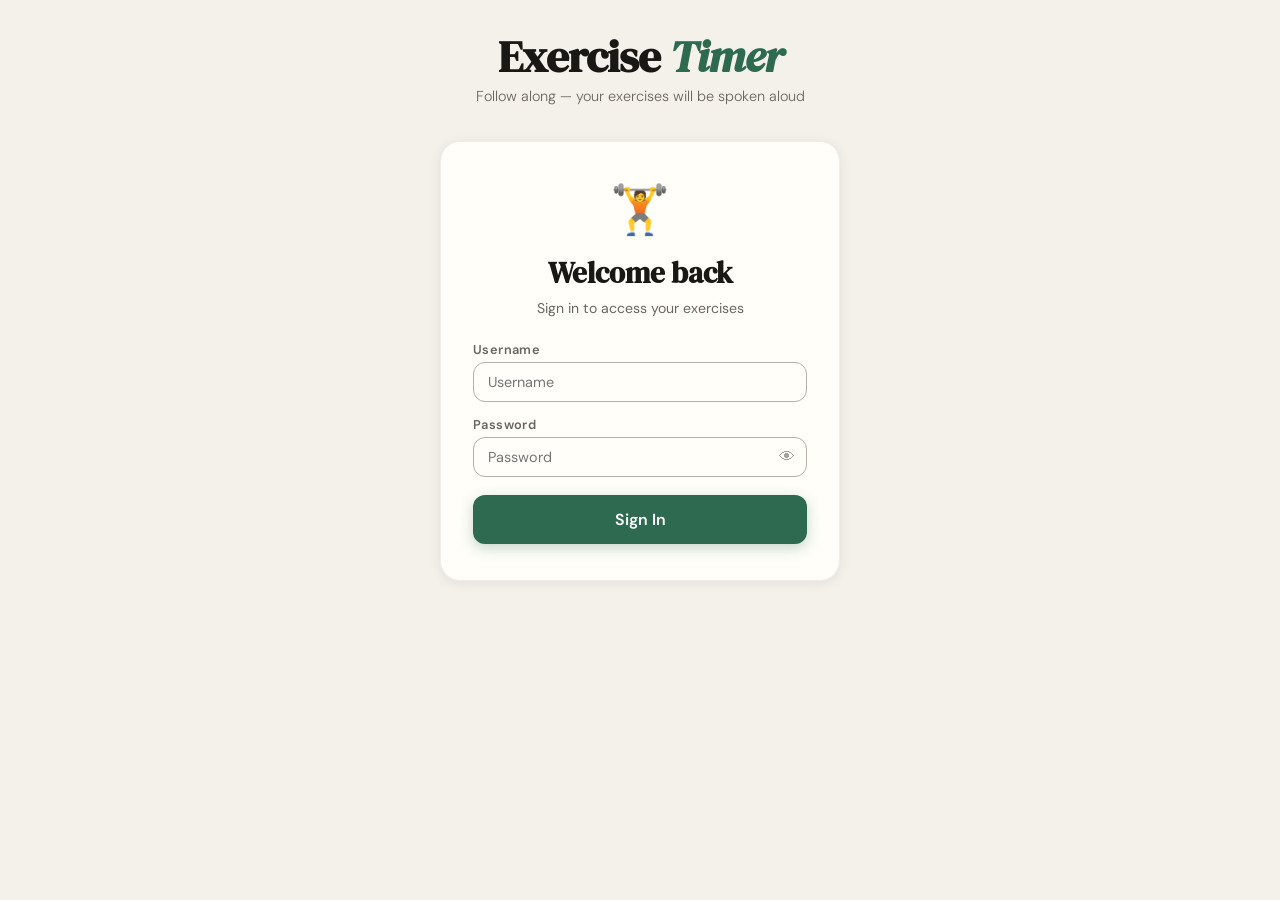
<file: index.html>
<!DOCTYPE html>
<html lang="en">
<head>
<meta charset="UTF-8">
<meta http-equiv="refresh" content="0; url=exercise/">
<title>Exercise Timer</title>
</head>
<body>
<p>Redirecting to <a href="exercise/">Exercise Timer</a>&hellip;</p>
</body>
</html>
</file>
<file: exercise/exercise_timer.css>
/* ── Fonts ── */
  @import url('https://fonts.googleapis.com/css2?family=DM+Serif+Display:ital@0;1&family=DM+Sans:wght@300;400;500;600&display=swap');

  /* ── Variables ── */
  :root {
    --bg:           #f4f1eb;
    --surface:      #fffef9;
    --surface2:     #eee9de;
    --ink:          #1a1814;
    --ink-soft:     #6b6560;
    --ink-faint:    #b5b0a8;
    --accent:       #2d6a4f;
    --accent-light: #d8f3dc;
    --warn:         #c1440e;
    --warn-light:   #fde8df;
    --gold:         #b5830a;
    --gold-light:   #fef3cd;
    --radius:       12px;
    --radius-lg:    20px;
    --shadow:       0 2px 12px rgba(26,24,20,0.08);
    --shadow-lg:    0 8px 40px rgba(26,24,20,0.14);
    --transition:   0.25s ease;
  }

  /* ── Reset ── */
  *, *::before, *::after { box-sizing: border-box; margin: 0; padding: 0; }
  html, body { height: 100%; }

  body {
    font-family: 'DM Sans', sans-serif;
    background: var(--bg);
    color: var(--ink);
    min-height: 100vh;
    display: flex;
    flex-direction: column;
    align-items: center;
  }

  /* ── Layout ── */
  .app {
    width: 100%;
    max-width: 680px;
    padding: 24px 16px 16px;
    display: flex;
    flex-direction: column;
    gap: 16px;
  }

  /* ── Header ── */
  header {
    text-align: center;
    padding: 8px 0 4px;
  }
  header h1 {
    font-family: 'DM Serif Display', serif;
    font-size: clamp(2rem, 6vw, 2.8rem);
    letter-spacing: -0.02em;
    color: var(--ink);
    line-height: 1.1;
  }
  header h1 em {
    font-style: italic;
    color: var(--accent);
  }
  header p {
    margin-top: 6px;
    font-size: 0.9rem;
    color: var(--ink-soft);
    font-weight: 300;
  }

  /* ── Cards ── */
  .card {
    background: var(--surface);
    border-radius: var(--radius-lg);
    padding: 28px 28px;
    box-shadow: var(--shadow);
    border: 1px solid rgba(26,24,20,0.07);
  }

  /* ── Setup screen ── */
  #screen-setup  { display: none; flex-direction: column; gap: 16px; }
  #screen-setup.screen-active  { display: flex; }

  .upload-zone {
    border: 2px dashed var(--ink-faint);
    border-radius: var(--radius);
    padding: 36px 24px;
    text-align: center;
    cursor: pointer;
    transition: var(--transition);
    background: var(--surface2);
    position: relative;
  }
  .upload-zone:hover, .upload-zone.drag-over {
    border-color: var(--accent);
    background: var(--accent-light);
  }
  .upload-zone input[type=file] {
    position: absolute; inset: 0; opacity: 0; cursor: pointer; width: 100%; height: 100%;
  }
  .upload-icon {
    font-size: 2.4rem;
    margin-bottom: 10px;
    display: block;
  }
  .upload-zone h3 {
    font-size: 1.05rem;
    font-weight: 600;
    margin-bottom: 4px;
  }
  .upload-zone p {
    font-size: 0.85rem;
    color: var(--ink-soft);
  }
  .upload-zone.loaded {
    border-color: var(--accent);
    border-style: solid;
    background: var(--accent-light);
  }
  .upload-zone.loaded .upload-icon::after { content: '✓'; }

  .cfg-status {
    font-size: 0.82rem;
    color: var(--accent);
    font-weight: 500;
    margin-top: 6px;
  }

  /* Use default config button */
  .btn-link {
    background: none; border: none; cursor: pointer;
    color: var(--accent); font-size: 0.85rem; font-weight: 500;
    text-decoration: underline; font-family: inherit;
    padding: 0;
  }
  .btn-link:hover { color: var(--ink); }

  /* Exercise preview list */
  .exercise-preview {
    list-style: none;
    display: flex;
    flex-direction: column;
    gap: 8px;
  }
  .exercise-preview li {
    display: flex;
    align-items: center;
    gap: 10px;
    padding: 10px 14px;
    background: var(--surface2);
    border-radius: var(--radius);
    font-size: 0.9rem;
  }
  .ex-num {
    width: 26px; height: 26px;
    border-radius: 50%;
    background: var(--accent);
    color: white;
    display: flex; align-items: center; justify-content: center;
    font-size: 0.75rem; font-weight: 600;
    flex-shrink: 0;
  }
  .ex-meta { color: var(--ink-soft); font-size: 0.78rem; margin-top: 2px; }

  /* ── Big start button ── */
  .btn-start {
    width: 100%;
    padding: 18px 24px;
    background: var(--accent);
    color: white;
    border: none;
    border-radius: var(--radius);
    font-family: 'DM Sans', sans-serif;
    font-size: 1.1rem;
    font-weight: 600;
    cursor: pointer;
    letter-spacing: 0.02em;
    transition: var(--transition);
    box-shadow: 0 4px 16px rgba(45,106,79,0.3);
    position: sticky;
    bottom: 0;
    z-index: 10;
  }
  .btn-start:hover { background: #235c42; transform: translateY(-1px); box-shadow: 0 6px 20px rgba(45,106,79,0.35); }
  .btn-start:active { transform: translateY(0); }
  .btn-start:disabled { background: var(--ink-faint); box-shadow: none; cursor: not-allowed; transform: none; }

  /* ── Session screen ── */
  #screen-session { display: none; flex-direction: column; gap: 16px; }
  #screen-session.screen-active { display: flex; }

  /* Progress bar */
  .progress-bar-wrap {
    background: var(--surface2);
    border-radius: 99px;
    height: 6px;
    overflow: hidden;
  }
  .progress-bar-fill {
    height: 100%;
    background: var(--accent);
    border-radius: 99px;
    transition: width 0.3s linear;
    width: var(--progress-pct, 0%);
  }
  .progress-label {
    display: flex; justify-content: space-between;
    font-size: 0.78rem; color: var(--ink-soft);
    margin-top: 6px;
  }

  /* Status card — the main display */
  .status-card {
    text-align: center;
    padding: 20px 20px;
  }
  .status-tag {
    display: inline-block;
    font-size: 0.72rem;
    font-weight: 600;
    letter-spacing: 0.12em;
    text-transform: uppercase;
    padding: 4px 12px;
    border-radius: 99px;
    margin-bottom: 8px;
  }
  .tag-intro    { background: var(--gold-light);   color: var(--gold); }
  .tag-ready    { background: var(--surface2);      color: var(--ink-soft); }
  .tag-hold     { background: var(--accent-light);  color: var(--accent); }
  .tag-relax    { background: var(--warn-light);    color: var(--warn); }
  .tag-done     { background: var(--accent-light);  color: var(--accent); }

  .status-main {
    font-family: 'DM Serif Display', serif;
    font-size: clamp(1.8rem, 7vw, 2.8rem);
    line-height: 1.1;
    letter-spacing: -0.02em;
    margin-bottom: 6px;
    min-height: 1.2em;
  }
  .status-sub {
    font-size: 0.88rem;
    color: var(--ink-soft);
    font-weight: 400;
    min-height: 1.4em;
  }

  /* Count ring */
  .count-ring-wrap {
    display: flex;
    justify-content: center;
    margin: 12px 0 4px;
  }
  .count-ring {
    position: relative;
    width: 96px; height: 96px;
  }
  .count-ring svg { transform: rotate(-90deg); }
  .count-ring circle {
    fill: none;
    stroke-width: 7;
  }
  .ring-bg    { stroke: var(--surface2); }
  .ring-fill  { stroke: var(--accent); stroke-linecap: round;
                stroke-dasharray: 263.9;
                stroke-dashoffset: var(--dash-offset, 0);
                transition: stroke-dashoffset 0.9s linear; }
  .ring-fill.relax { stroke: var(--warn); }
  .count-num {
    position: absolute; inset: 0;
    display: flex; align-items: center; justify-content: center;
    font-family: 'DM Serif Display', serif;
    font-size: 2rem;
    color: var(--ink);
  }

  /* Rep tracker dots */
  .rep-dots {
    display: flex; flex-wrap: wrap; justify-content: center; gap: 6px;
    margin: 12px 0 4px;
  }
  .rep-dot {
    width: 10px; height: 10px;
    border-radius: 50%;
    background: var(--surface2);
    border: 1.5px solid var(--ink-faint);
    transition: var(--transition);
  }
  .rep-dot.done  { background: var(--accent); border-color: var(--accent); }
  .rep-dot.active { background: var(--gold);  border-color: var(--gold); transform: scale(1.3); }

  /* Info strip: exercise / set / focus area */
  .info-strip {
    display: grid;
    grid-template-columns: 1fr 1fr 1fr;
    gap: 8px;
  }
  .info-chip {
    background: var(--surface2);
    border-radius: var(--radius);
    padding: 10px 12px;
    text-align: center;
  }
  .info-chip-label {
    font-size: 0.68rem;
    letter-spacing: 0.08em;
    text-transform: uppercase;
    color: var(--ink-faint);
    font-weight: 600;
  }
  .info-chip-value {
    font-size: 0.9rem;
    font-weight: 600;
    color: var(--ink);
    margin-top: 2px;
    white-space: nowrap;
    overflow: hidden;
    text-overflow: ellipsis;
  }

  /* Log */
  .log {
    background: var(--surface2);
    border-radius: var(--radius);
    padding: 12px 14px;
    max-height: 100px;
    overflow-y: auto;
    font-size: 0.8rem;
    color: var(--ink-soft);
    line-height: 1.7;
  }
  .log-entry { display: flex; gap: 8px; }
  .log-time  { color: var(--ink-faint); flex-shrink: 0; font-size: 0.72rem; padding-top: 2px; }

  /* Controls */
  .controls {
    display: flex;
    gap: 12px;
    position: sticky;
    bottom: 0;
    background: var(--bg);
    padding: 12px 0 4px;
    z-index: 10;
  }
  .btn-pause {
    flex: 1;
    padding: 16px;
    border-radius: var(--radius);
    font-family: 'DM Sans', sans-serif;
    font-size: 1rem;
    font-weight: 600;
    cursor: pointer;
    border: 2px solid var(--accent);
    background: white;
    color: var(--accent);
    transition: var(--transition);
  }
  .btn-pause:hover  { background: var(--accent-light); }
  .btn-pause.paused { background: var(--accent); color: white; }
  .btn-stop {
    padding: 16px 20px;
    border-radius: var(--radius);
    font-family: 'DM Sans', sans-serif;
    font-size: 0.9rem;
    font-weight: 500;
    cursor: pointer;
    border: 2px solid var(--ink-faint);
    background: white;
    color: var(--ink-soft);
    transition: var(--transition);
  }
  .btn-stop:hover { border-color: var(--warn); color: var(--warn); background: var(--warn-light); }

  /* Pause overlay */
  .pause-overlay {
    display: none;
    position: fixed; inset: 0;
    background: rgba(26,24,20,0.55);
    backdrop-filter: blur(4px);
    z-index: 100;
    align-items: center;
    justify-content: center;
  }
  .pause-overlay.active { display: flex; }
  .pause-box {
    background: var(--surface);
    border-radius: var(--radius-lg);
    padding: 40px 48px;
    text-align: center;
    box-shadow: var(--shadow-lg);
    max-width: 360px;
  }
  .pause-box h2 {
    font-family: 'DM Serif Display', serif;
    font-size: 2rem;
    margin-bottom: 8px;
  }
  .pause-box p {
    color: var(--ink-soft);
    font-size: 0.9rem;
    margin-bottom: 24px;
  }
  .btn-resume {
    width: 100%;
    padding: 16px;
    background: var(--accent);
    color: white;
    border: none;
    border-radius: var(--radius);
    font-family: 'DM Sans', sans-serif;
    font-size: 1rem;
    font-weight: 600;
    cursor: pointer;
    transition: var(--transition);
  }
  .btn-resume:hover { background: #235c42; }

  /* ── Done screen ── */
  #screen-done {
    display: none;
    text-align: center;
    flex-direction: column;
    gap: 20px;
  }
  #screen-done.screen-active { display: flex; }
  .done-card {
    padding: 48px 36px;
    text-align: center;
  }
  .done-icon { font-size: 3.5rem; margin-bottom: 16px; display: block; }
  .done-card h2 {
    font-family: 'DM Serif Display', serif;
    font-size: 2.2rem;
    margin-bottom: 10px;
  }
  .done-card p { color: var(--ink-soft); font-size: 0.95rem; line-height: 1.6; }
  .done-time {
    font-family: 'DM Serif Display', serif;
    font-size: 1.4rem;
    color: var(--accent);
    margin-top: 8px;
  }
  .btn-again {
    width: 100%;
    padding: 16px;
    background: var(--accent);
    color: white;
    border: none;
    border-radius: var(--radius);
    font-family: 'DM Sans', sans-serif;
    font-size: 1rem;
    font-weight: 600;
    cursor: pointer;
    transition: var(--transition);
    box-shadow: 0 4px 16px rgba(45,106,79,0.3);
  }
  .btn-again:hover { background: #235c42; }

  /* ── Utility ── */
  .hidden { display: none !important; }
  .section-label {
    font-size: 0.72rem;
    letter-spacing: 0.1em;
    text-transform: uppercase;
    font-weight: 600;
    color: var(--ink-faint);
    margin-bottom: 8px;
  }

  /* Speech warning */
  .speech-warn {
    background: var(--warn-light);
    border: 1px solid #f5c2ac;
    border-radius: var(--radius);
    padding: 12px 16px;
    font-size: 0.84rem;
    color: var(--warn);
    display: none;
  }
  .speech-warn.show { display: block; }

  /* ── Classes replacing inline styles ── */
  .cfg-hint {
    margin-top: 12px;
    font-size: 0.83rem;
    color: var(--ink-soft);
    text-align: center;
  }
  .card-progress { padding: 20px 24px; }
  .card-log      { padding: 16px 20px; }
  .count-ring-wrap { display: none; }   /* hidden by default; JS uses .ring-visible */
  .count-ring-wrap.ring-visible { display: flex; }
  .ex-name { font-weight: 600; }

  /* ── Exercise list: drag + tap ── */
  .exercise-preview li {
    cursor: default;
    transition: opacity 0.2s, background 0.2s;
    position: relative;
    user-select: none;
  }
  .ex-drag-handle {
    font-size: 1.3rem;
    color: var(--ink-faint);
    cursor: grab;
    padding: 0 4px;
    flex-shrink: 0;
    line-height: 1;
    touch-action: none;
  }
  .ex-drag-handle:active { cursor: grabbing; }
  .ex-body { flex: 1; min-width: 0; }
  .ex-toggle-btn {
    width: 28px; height: 28px;
    border-radius: 50%;
    background: var(--surface2);
    border: 1.5px solid var(--ink-faint);
    display: flex; align-items: center; justify-content: center;
    font-size: 1.1rem;
    cursor: pointer;
    flex-shrink: 0;
    color: var(--ink-soft);
    transition: background 0.15s, border-color 0.15s;
    font-weight: 300;
    line-height: 1;
  }
  .ex-toggle-btn:hover { background: var(--warn-light); border-color: var(--warn); color: var(--warn); }
  .ex-disabled {
    opacity: 0.38;
  }
  .ex-disabled .ex-toggle-btn { color: var(--accent); }
  .ex-disabled .ex-toggle-btn:hover { background: var(--accent-light); border-color: var(--accent); color: var(--accent); }
  .ex-num-off { background: var(--ink-faint) !important; }
  .ex-dragging {
    opacity: 0.5;
    outline: 2px dashed var(--accent);
    outline-offset: 2px;
    border-radius: var(--radius);
  }
  .preview-hint {
    font-size: 0.78rem;
    color: var(--ink-faint);
    text-align: center;
    margin-top: 4px;
    font-style: italic;
  }

  /* ── Login screen ── */
  #screen-login  { display: none; flex-direction: column; align-items: center; padding: 16px 0; }
  #screen-login.screen-active  { display: flex; }

  .login-card {
    width: 100%;
    max-width: 400px;
    text-align: center;
    padding: 36px 32px;
  }
  .login-icon { font-size: 3rem; margin-bottom: 12px; display: block; }
  .login-title {
    font-family: 'DM Serif Display', serif;
    font-size: 1.8rem;
    margin-bottom: 6px;
  }
  .login-hint { color: var(--ink-soft); font-size: 0.88rem; margin-bottom: 24px; }

  /* ── User management screen ── */
  #screen-user-mgmt { display: none; flex-direction: column; gap: 16px; }
  #screen-user-mgmt.screen-active { display: flex; }

  /* ── User bar ── */
  .user-bar {
    display: flex;
    align-items: center;
    justify-content: space-between;
    flex-wrap: wrap;
    gap: 8px;
    background: var(--surface);
    border-radius: var(--radius);
    padding: 10px 16px;
    box-shadow: var(--shadow);
    border: 1px solid rgba(26,24,20,0.07);
    font-size: 0.84rem;
  }
  .user-bar-left { display: flex; align-items: center; gap: 8px; }
  .user-bar-icon { font-size: 1.1rem; }
  .user-bar-name { font-weight: 600; color: var(--ink); }
  .user-bar-role-badge {
    font-size: 0.68rem;
    font-weight: 600;
    letter-spacing: 0.08em;
    text-transform: uppercase;
    padding: 2px 8px;
    border-radius: 99px;
    background: var(--accent-light);
    color: var(--accent);
  }
  .user-bar-role-badge.role-admin {
    background: var(--gold-light);
    color: var(--gold);
  }
  .user-bar-right { display: flex; align-items: center; gap: 8px; flex-wrap: wrap; }
  .btn-user-action {
    padding: 6px 12px;
    border-radius: var(--radius);
    font-family: 'DM Sans', sans-serif;
    font-size: 0.78rem;
    font-weight: 500;
    cursor: pointer;
    border: 1.5px solid var(--ink-faint);
    background: white;
    color: var(--ink-soft);
    transition: var(--transition);
  }
  .btn-user-action:hover { border-color: var(--accent); color: var(--accent); background: var(--accent-light); }
  .btn-logout { border-color: var(--warn); color: var(--warn); }
  .btn-logout:hover { background: var(--warn-light); border-color: var(--warn); color: var(--warn); }

  /* ── Shared form group ── */
  .form-group {
    display: flex;
    flex-direction: column;
    gap: 4px;
    margin-bottom: 14px;
    text-align: left;
  }
  .form-group label {
    font-size: 0.8rem;
    font-weight: 600;
    color: var(--ink-soft);
    letter-spacing: 0.03em;
  }
  .form-group input,
  .form-group select {
    width: 100%;
    padding: 10px 14px;
    border: 1.5px solid var(--ink-faint);
    border-radius: var(--radius);
    font-family: 'DM Sans', sans-serif;
    font-size: 0.9rem;
    color: var(--ink);
    background: var(--surface);
    transition: var(--transition);
    outline: none;
  }
  .form-group input:focus,
  .form-group select:focus { border-color: var(--accent); box-shadow: 0 0 0 3px rgba(45,106,79,0.12); }

  /* ── Password visibility wrapper ── */
  .pw-wrap {
    position: relative;
    display: flex;
    align-items: center;
  }
  .pw-wrap input {
    flex: 1;
    padding-right: 44px;
  }
  .btn-pw-toggle {
    position: absolute;
    right: 0;
    top: 50%;
    transform: translateY(-50%);
    width: 40px;
    height: 100%;
    background: none;
    border: none;
    cursor: pointer;
    font-size: 1rem;
    color: var(--ink-soft);
    display: flex;
    align-items: center;
    justify-content: center;
    padding: 0;
    opacity: 0.6;
    transition: opacity 0.15s;
  }
  .btn-pw-toggle:hover { opacity: 1; }
  .btn-pw-toggle.pw-visible { opacity: 1; color: var(--accent); }

  /* ── Form error message ── */
  .form-error {
    background: var(--warn-light);
    border: 1px solid #f5c2ac;
    border-radius: var(--radius);
    padding: 10px 14px;
    font-size: 0.84rem;
    color: var(--warn);
    margin-bottom: 14px;
    text-align: left;
  }

  /* ── Shared button variants ── */
  .btn-primary {
    width: 100%;
    padding: 14px 20px;
    background: var(--accent);
    color: white;
    border: none;
    border-radius: var(--radius);
    font-family: 'DM Sans', sans-serif;
    font-size: 1rem;
    font-weight: 600;
    cursor: pointer;
    transition: var(--transition);
    box-shadow: 0 4px 14px rgba(45,106,79,0.28);
    margin-top: 4px;
  }
  .btn-primary:hover { background: #235c42; transform: translateY(-1px); }
  .btn-primary:active { transform: translateY(0); }

  .btn-secondary {
    width: 100%;
    padding: 14px 20px;
    background: white;
    color: var(--ink-soft);
    border: 2px solid var(--ink-faint);
    border-radius: var(--radius);
    font-family: 'DM Sans', sans-serif;
    font-size: 0.95rem;
    font-weight: 500;
    cursor: pointer;
    transition: var(--transition);
  }
  .btn-secondary:hover { border-color: var(--accent); color: var(--accent); }

  .btn-back { margin-top: 4px; }

  /* ── Modal overlay ── */
  .modal-overlay {
    display: none;
    position: fixed; inset: 0;
    background: rgba(26,24,20,0.55);
    backdrop-filter: blur(4px);
    z-index: 200;
    align-items: center;
    justify-content: center;
    padding: 16px;
  }
  .modal-overlay.active { display: flex; }
  .modal-box {
    background: var(--surface);
    border-radius: var(--radius-lg);
    padding: 36px 36px 28px;
    width: 100%;
    max-width: 400px;
    box-shadow: var(--shadow-lg);
  }
  .modal-title {
    font-family: 'DM Serif Display', serif;
    font-size: 1.5rem;
    margin-bottom: 20px;
  }
  .modal-buttons {
    display: flex;
    flex-direction: column;
    gap: 8px;
    margin-top: 4px;
  }

  /* ── User list (in user management screen) ── */
  .user-list {
    list-style: none;
    display: flex;
    flex-direction: column;
    gap: 8px;
    margin-bottom: 16px;
  }
  .user-list-item {
    display: flex;
    align-items: center;
    justify-content: space-between;
    gap: 12px;
    padding: 12px 14px;
    background: var(--surface2);
    border-radius: var(--radius);
    flex-wrap: wrap;
  }
  .user-list-info { display: flex; align-items: center; gap: 10px; flex-wrap: wrap; }
  .user-list-name { font-weight: 600; font-size: 0.95rem; }
  .user-list-role-badge {
    font-size: 0.68rem;
    font-weight: 600;
    letter-spacing: 0.08em;
    text-transform: uppercase;
    padding: 2px 8px;
    border-radius: 99px;
    background: var(--accent-light);
    color: var(--accent);
  }
  .user-list-role-badge.role-admin {
    background: var(--gold-light);
    color: var(--gold);
  }
  .user-list-you { font-size: 0.75rem; color: var(--ink-faint); font-style: italic; }
  .user-list-actions { display: flex; gap: 8px; flex-wrap: wrap; }
  .btn-user-list-action {
    padding: 5px 10px;
    border-radius: var(--radius);
    font-family: 'DM Sans', sans-serif;
    font-size: 0.76rem;
    font-weight: 500;
    cursor: pointer;
    border: 1.5px solid var(--ink-faint);
    background: white;
    color: var(--ink-soft);
    transition: var(--transition);
  }
  .btn-user-list-action:hover { border-color: var(--accent); color: var(--accent); background: var(--accent-light); }
  .btn-delete-user:hover { border-color: var(--warn); color: var(--warn); background: var(--warn-light); }
  .user-list-empty { color: var(--ink-faint); font-size: 0.88rem; margin-bottom: 16px; }

  .btn-add-user-open {
    width: auto;
    padding: 10px 20px;
    font-size: 0.88rem;
    box-shadow: none;
    margin-top: 8px;
  }

  /* ── User config info (ordinary user setup card) ── */
  .cfg-user-status {
    font-size: 0.88rem;
    color: var(--accent);
    font-weight: 500;
    padding: 4px 0;
  }

  /* ── Edit user config screen ── */
  #screen-edit-user-cfg { display: none; flex-direction: column; gap: 16px; }
  #screen-edit-user-cfg.screen-active { display: flex; }

  .edit-section-mt { margin-top: 20px; }

  .edit-cfg-actions { margin-top: 10px; }

  /* Label "optional" hint */
  .label-optional {
    font-size: 0.72rem;
    font-weight: 400;
    color: var(--ink-faint);
    font-style: italic;
  }

  /* Exercise item header row (name + sets input) */
  .ex-header-row {
    display: flex;
    align-items: center;
    gap: 10px;
    flex-wrap: wrap;
  }

  /* Focus-area parameter row inside an exercise item */
  .ex-focus-area-row {
    display: flex;
    align-items: center;
    flex-wrap: wrap;
    gap: 8px;
    margin-top: 5px;
    padding-top: 5px;
    border-top: 1px solid var(--surface2);
  }

  .ex-focus-label {
    font-size: 0.78rem;
    color: var(--ink-soft);
    font-style: italic;
    min-width: 60px;
    flex-shrink: 0;
  }

  /* Compact label + input pair */
  .ex-inline-label {
    display: flex;
    align-items: center;
    gap: 4px;
    font-size: 0.72rem;
    color: var(--ink-faint);
    font-weight: 600;
    letter-spacing: 0.04em;
    text-transform: uppercase;
    white-space: nowrap;
  }

  .ex-inline-input {
    width: 48px;
    padding: 3px 6px;
    border: 1.5px solid var(--ink-faint);
    border-radius: 6px;
    font-family: 'DM Sans', sans-serif;
    font-size: 0.82rem;
    color: var(--ink);
    background: var(--surface);
    text-align: center;
    outline: none;
    -moz-appearance: textfield;
  }
  .ex-inline-input::-webkit-inner-spin-button,
  .ex-inline-input::-webkit-outer-spin-button { -webkit-appearance: none; margin: 0; }
  .ex-inline-input:focus { border-color: var(--accent); box-shadow: 0 0 0 2px rgba(45,106,79,0.1); }

  /* Empty-state message in the edit list */
  .edit-cfg-empty {
    list-style: none;
    font-size: 0.88rem;
    color: var(--ink-faint);
    font-style: italic;
    padding: 8px 0;
  }
</file>
